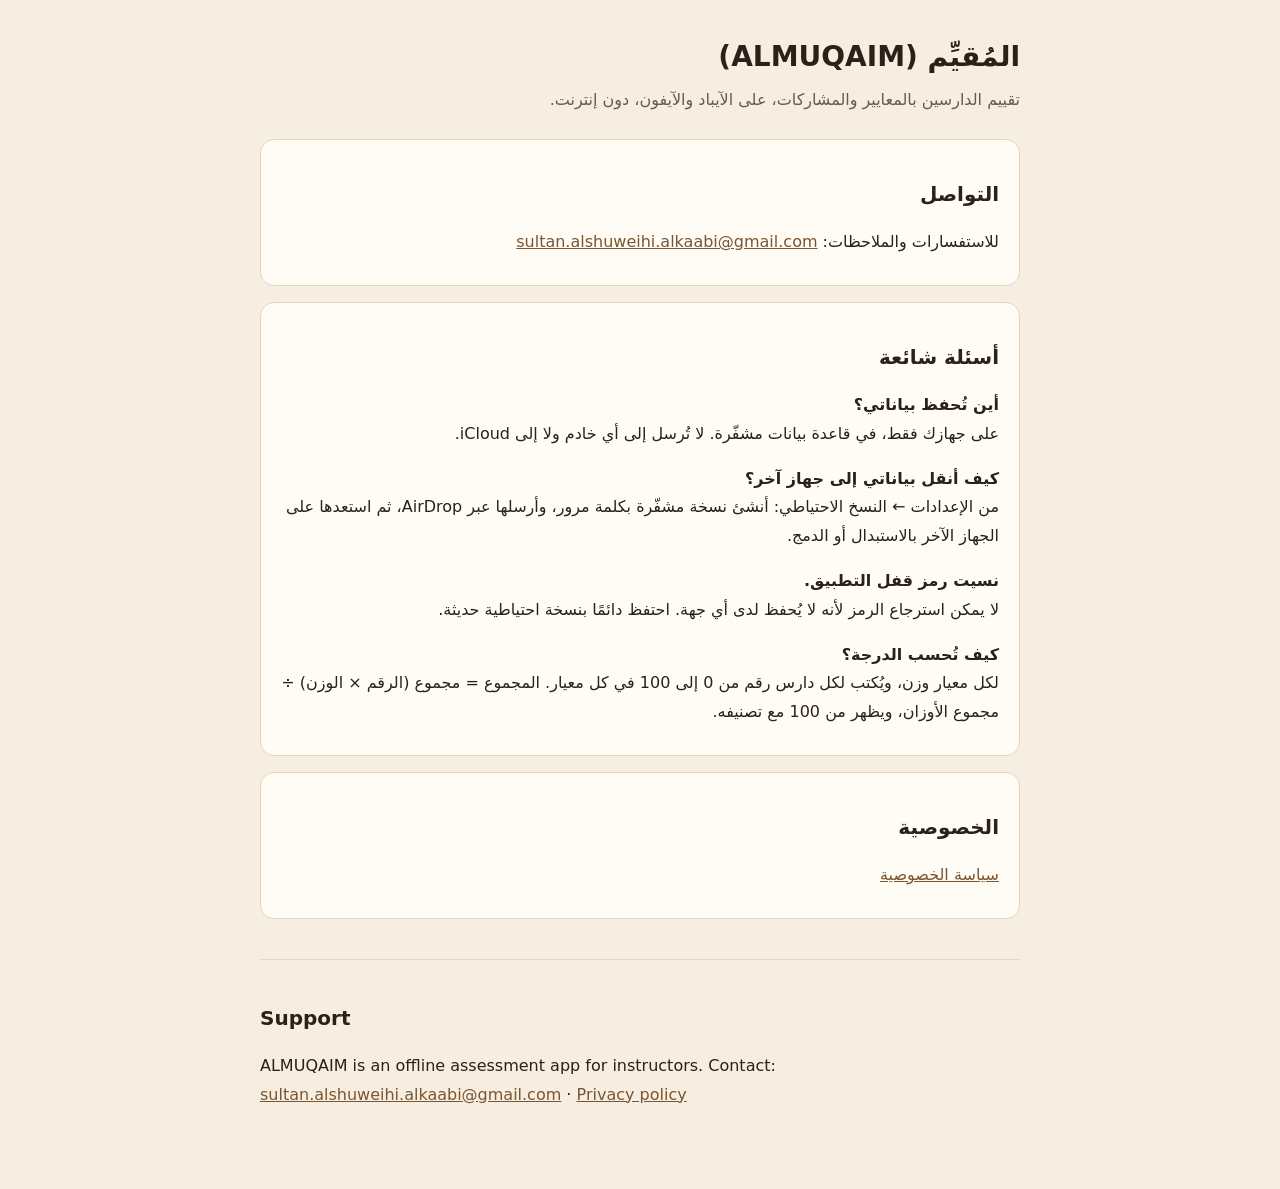
<file: index.html>
<!DOCTYPE html>
<html lang="ar" dir="rtl">
<head>
<meta charset="utf-8">
<meta name="viewport" content="width=device-width, initial-scale=1">
<title>المُقيِّم — الدعم</title>
<link rel="stylesheet" href="style.css">
</head>
<body>
<main>
<h1>المُقيِّم (ALMUQAIM)</h1>
<p class="sub">تقييم الدارسين بالمعايير والمشاركات، على الآيباد والآيفون، دون إنترنت.</p>

<section>
<h2>التواصل</h2>
<p>للاستفسارات والملاحظات: <a href="mailto:sultan.alshuweihi.alkaabi@gmail.com">sultan.alshuweihi.alkaabi@gmail.com</a></p>
</section>

<section>
<h2>أسئلة شائعة</h2>
<p><strong>أين تُحفظ بياناتي؟</strong><br>على جهازك فقط، في قاعدة بيانات مشفّرة. لا تُرسل إلى أي خادم ولا إلى iCloud.</p>
<p><strong>كيف أنقل بياناتي إلى جهاز آخر؟</strong><br>من الإعدادات ← النسخ الاحتياطي: أنشئ نسخة مشفّرة بكلمة مرور، وأرسلها عبر AirDrop، ثم استعدها على الجهاز الآخر بالاستبدال أو الدمج.</p>
<p><strong>نسيت رمز قفل التطبيق.</strong><br>لا يمكن استرجاع الرمز لأنه لا يُحفظ لدى أي جهة. احتفظ دائمًا بنسخة احتياطية حديثة.</p>
<p><strong>كيف تُحسب الدرجة؟</strong><br>لكل معيار وزن، ويُكتب لكل دارس رقم من 0 إلى 100 في كل معيار. المجموع = مجموع (الرقم × الوزن) ÷ مجموع الأوزان، ويظهر من 100 مع تصنيفه.</p>
</section>

<section>
<h2>الخصوصية</h2>
<p><a href="privacy.html">سياسة الخصوصية</a></p>
</section>

<hr>
<div class="en">
<h2>Support</h2>
<p>ALMUQAIM is an offline assessment app for instructors. Contact: <a href="mailto:sultan.alshuweihi.alkaabi@gmail.com">sultan.alshuweihi.alkaabi@gmail.com</a> · <a href="privacy.html">Privacy policy</a></p>
</div>
</main>
</body>
</html>
</file>
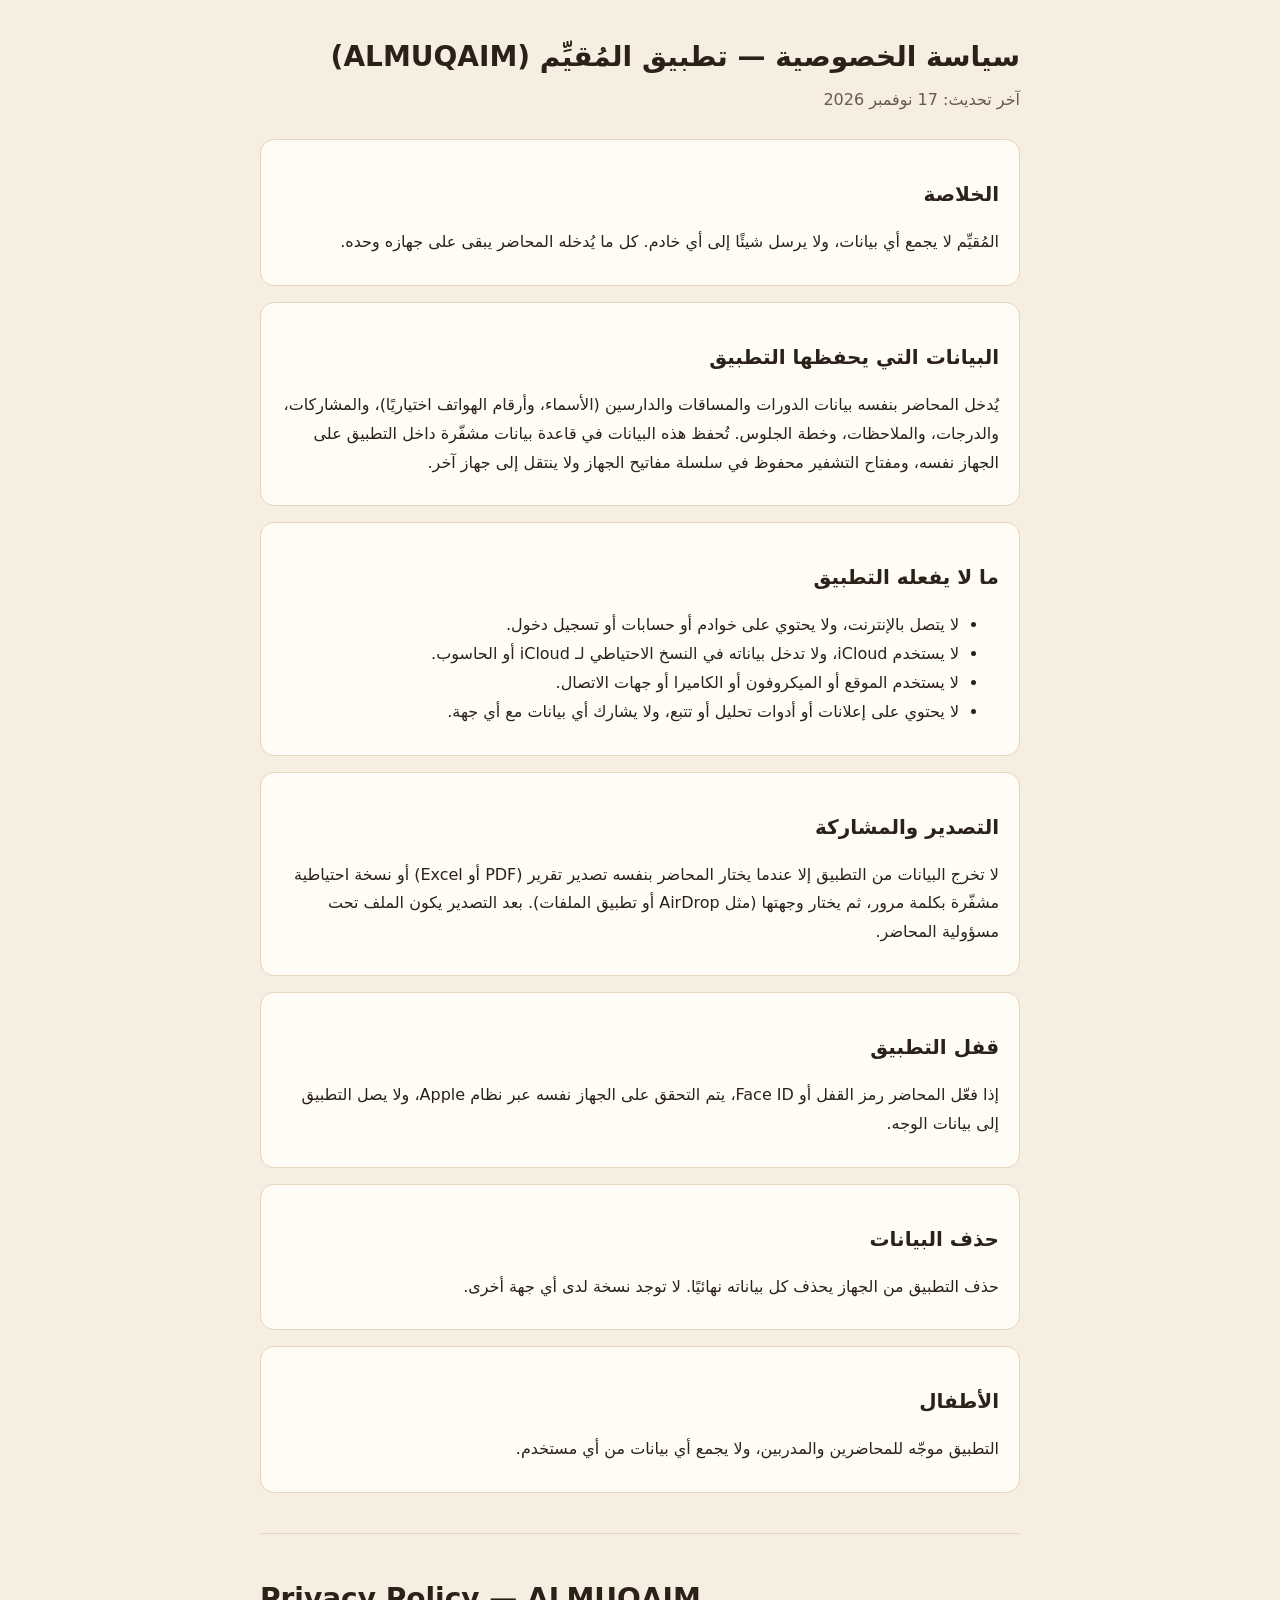
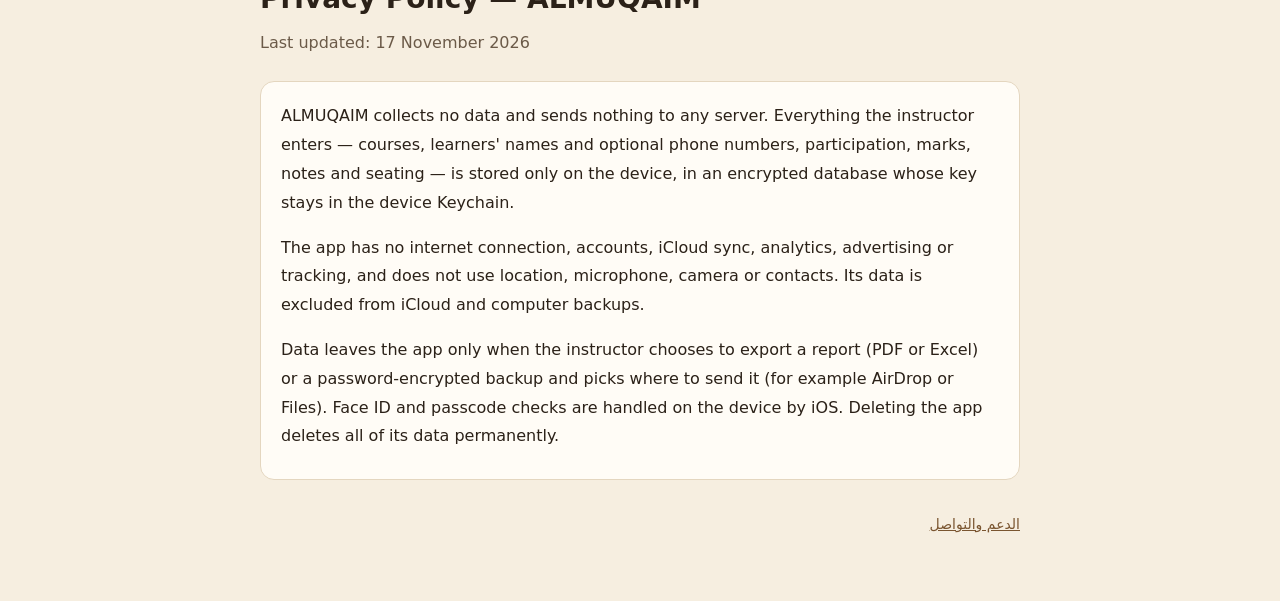
<file: privacy.html>
<!DOCTYPE html>
<html lang="ar" dir="rtl">
<head>
<meta charset="utf-8">
<meta name="viewport" content="width=device-width, initial-scale=1">
<title>المُقيِّم — سياسة الخصوصية</title>
<link rel="stylesheet" href="style.css">
</head>
<body>
<main>
<h1>سياسة الخصوصية — تطبيق المُقيِّم (ALMUQAIM)</h1>
<p class="sub">آخر تحديث: 17 نوفمبر 2026</p>

<section>
<h2>الخلاصة</h2>
<p>المُقيِّم لا يجمع أي بيانات، ولا يرسل شيئًا إلى أي خادم. كل ما يُدخله المحاضر يبقى على جهازه وحده.</p>
</section>

<section>
<h2>البيانات التي يحفظها التطبيق</h2>
<p>يُدخل المحاضر بنفسه بيانات الدورات والمساقات والدارسين (الأسماء، وأرقام الهواتف اختياريًا)، والمشاركات، والدرجات، والملاحظات، وخطة الجلوس. تُحفظ هذه البيانات في قاعدة بيانات مشفّرة داخل التطبيق على الجهاز نفسه، ومفتاح التشفير محفوظ في سلسلة مفاتيح الجهاز ولا ينتقل إلى جهاز آخر.</p>
</section>

<section>
<h2>ما لا يفعله التطبيق</h2>
<ul>
<li>لا يتصل بالإنترنت، ولا يحتوي على خوادم أو حسابات أو تسجيل دخول.</li>
<li>لا يستخدم iCloud، ولا تدخل بياناته في النسخ الاحتياطي لـ iCloud أو الحاسوب.</li>
<li>لا يستخدم الموقع أو الميكروفون أو الكاميرا أو جهات الاتصال.</li>
<li>لا يحتوي على إعلانات أو أدوات تحليل أو تتبع، ولا يشارك أي بيانات مع أي جهة.</li>
</ul>
</section>

<section>
<h2>التصدير والمشاركة</h2>
<p>لا تخرج البيانات من التطبيق إلا عندما يختار المحاضر بنفسه تصدير تقرير (PDF أو Excel) أو نسخة احتياطية مشفّرة بكلمة مرور، ثم يختار وجهتها (مثل AirDrop أو تطبيق الملفات). بعد التصدير يكون الملف تحت مسؤولية المحاضر.</p>
</section>

<section>
<h2>قفل التطبيق</h2>
<p>إذا فعّل المحاضر رمز القفل أو Face ID، يتم التحقق على الجهاز نفسه عبر نظام Apple، ولا يصل التطبيق إلى بيانات الوجه.</p>
</section>

<section>
<h2>حذف البيانات</h2>
<p>حذف التطبيق من الجهاز يحذف كل بياناته نهائيًا. لا توجد نسخة لدى أي جهة أخرى.</p>
</section>

<section>
<h2>الأطفال</h2>
<p>التطبيق موجّه للمحاضرين والمدربين، ولا يجمع أي بيانات من أي مستخدم.</p>
</section>

<hr>

<div class="en">
<h1>Privacy Policy — ALMUQAIM</h1>
<p class="sub">Last updated: 17 November 2026</p>
<section>
<p>ALMUQAIM collects no data and sends nothing to any server. Everything the instructor enters — courses, learners' names and optional phone numbers, participation, marks, notes and seating — is stored only on the device, in an encrypted database whose key stays in the device Keychain.</p>
<p>The app has no internet connection, accounts, iCloud sync, analytics, advertising or tracking, and does not use location, microphone, camera or contacts. Its data is excluded from iCloud and computer backups.</p>
<p>Data leaves the app only when the instructor chooses to export a report (PDF or Excel) or a password-encrypted backup and picks where to send it (for example AirDrop or Files). Face ID and passcode checks are handled on the device by iOS. Deleting the app deletes all of its data permanently.</p>
</section>
</div>

<footer><a href="index.html">الدعم والتواصل</a></footer>
</main>
</body>
</html>
</file>
<file: style.css>
body{font-family:-apple-system,"SF Arabic","Geeza Pro",system-ui,sans-serif;background:#F6EEE0;color:#2B2118;margin:0;line-height:1.8}
main{max-width:760px;margin:0 auto;padding:32px 20px 64px}
h1{font-size:28px;margin:0 0 4px}h2{font-size:20px;margin:32px 0 8px}
.sub{color:#6B5A48;margin:0 0 24px}
section{background:#FFFCF6;border:1px solid #E4D6BF;border-radius:14px;padding:4px 20px 12px;margin:16px 0}
a{color:#7A5530}hr{border:0;border-top:1px solid #E4D6BF;margin:40px 0}
.en{direction:ltr;text-align:left}
footer{color:#6B5A48;font-size:14px;margin-top:32px}
</file>
